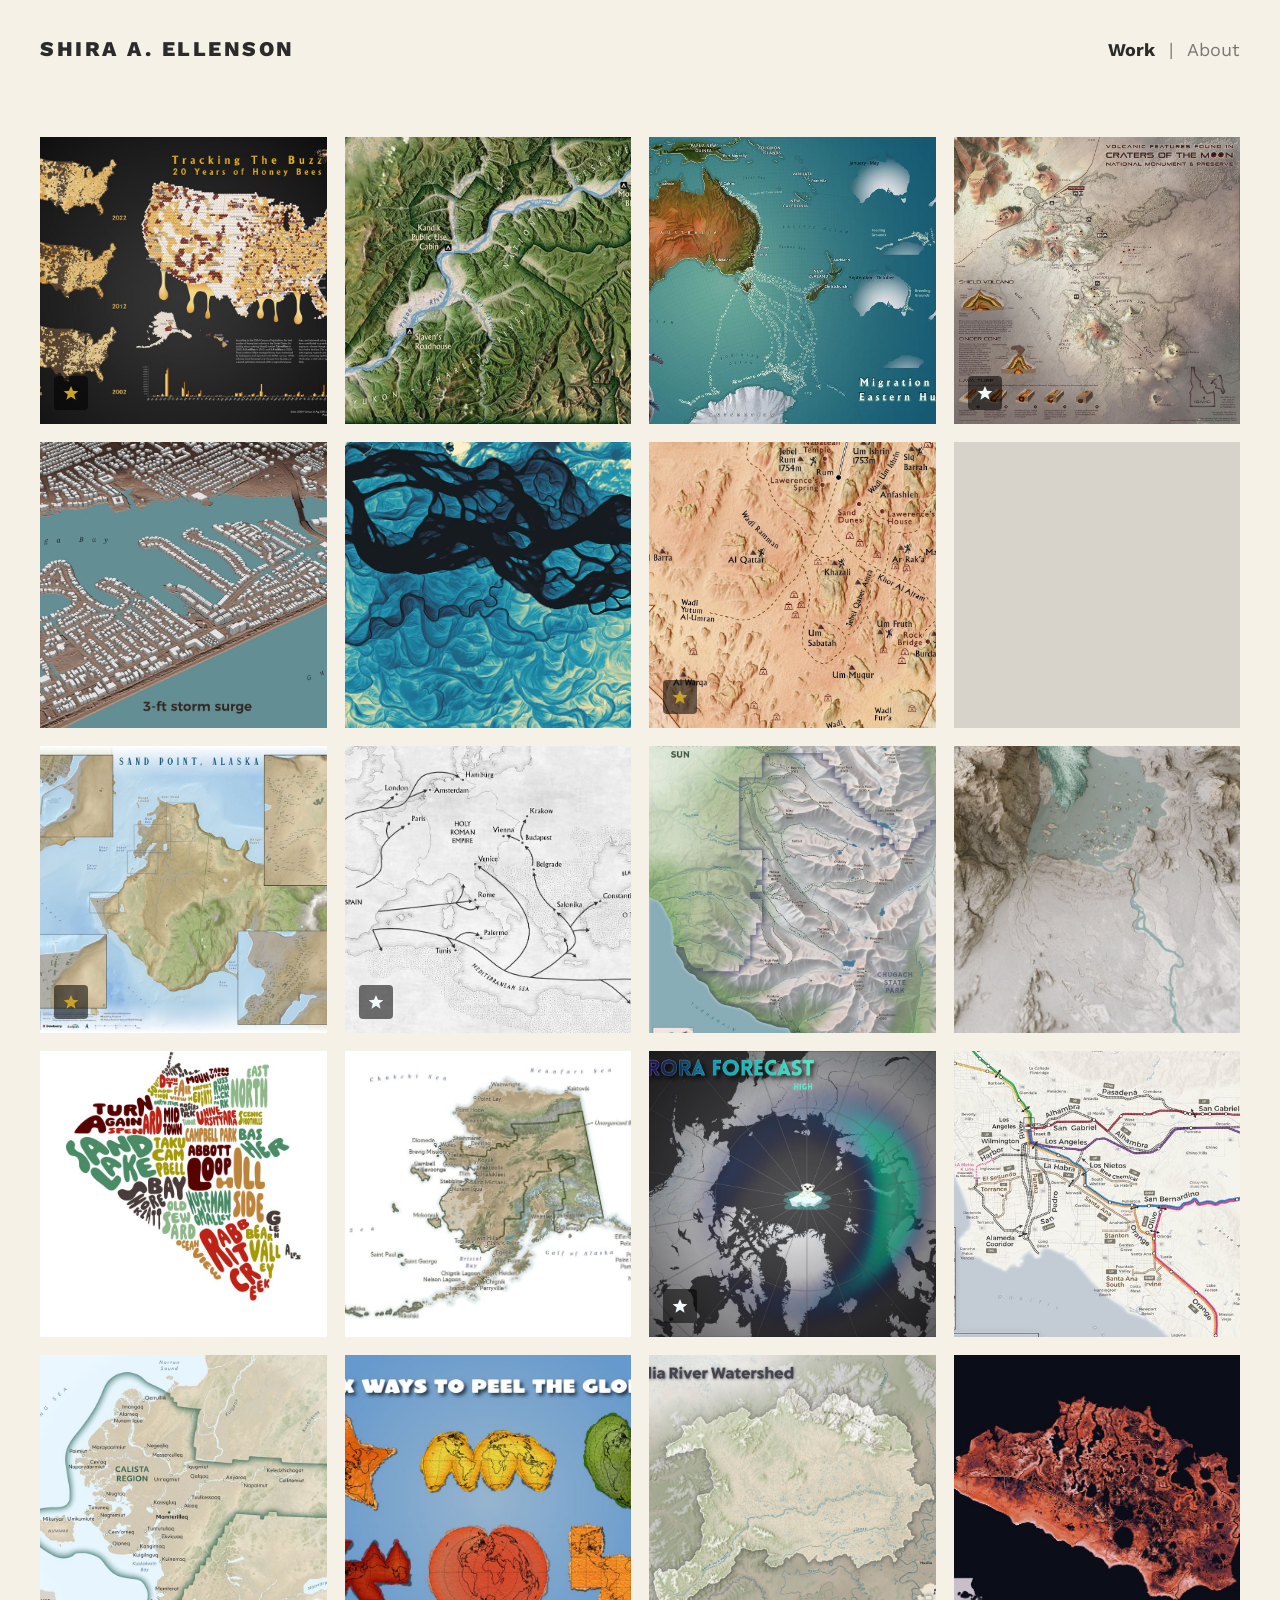
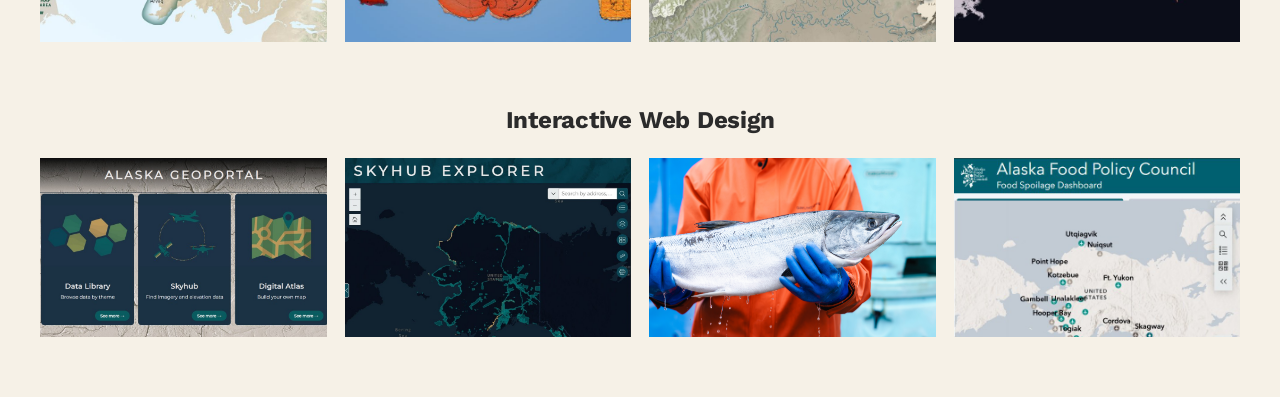
<file: index.html>
<!DOCTYPE html>
<html lang="en">
<head>
<meta charset="UTF-8">
<meta name="viewport" content="width=device-width, initial-scale=1.0">
<title>Shira A. Ellenson — Maps &amp; More</title>
<link rel="stylesheet" href="style.css">
</head>
<body>

<nav>
  <div class="wrap">
    <div class="brand brand-lg">Shira A. Ellenson</div>
    <div class="nav-links">
      <a href="index.html" class="active">Work</a>
      <span class="nav-sep">|</span>
      <a href="about.html">About</a>
    </div>
  </div>
</nav>

<div class="wrap">
  <div class="grid" id="grid"></div>

  <div class="section-heading">Interactive Web Design</div>
  <div class="grid grid-tight" id="grid-apps"></div>
</div>

<div class="lightbox" id="lightbox">
  <span class="lightbox-close" id="lightbox-close">&times;</span>
  <span class="lightbox-arrow prev" id="lightbox-prev">&#8249;</span>
  <span class="lightbox-arrow next" id="lightbox-next">&#8250;</span>
  <div class="lightbox-award" id="lightbox-award"></div>
  <div class="lightbox-published" id="lightbox-published"></div>
  <div id="lightbox-media"></div>
  <div class="lightbox-lens" id="lightbox-lens"></div>
  <div class="lightbox-caption" id="lightbox-caption"></div>
</div>

<script>
  // Small award-ribbon icon, reused for any project with award: true
  const AWARD_SVG = `<svg viewBox="0 0 24 24" xmlns="http://www.w3.org/2000/svg">
    <path d="M12 2.5L14.7 9.1L21.8 9.6L16.3 14.1L18.1 21L12 17.1L5.9 21L7.7 14.1L2.2 9.6L9.3 9.1Z" fill="#C9A227"/>
  </svg>`;

  const STAR_BLUE_SVG = `<svg viewBox="0 0 24 24" xmlns="http://www.w3.org/2000/svg">
    <path d="M12 2.5L14.7 9.1L21.8 9.6L16.3 14.1L18.1 21L12 17.1L5.9 21L7.7 14.1L2.2 9.6L9.3 9.1Z" fill="#f3f8fa"/>
  </svg>`;

  function escAttr(s){ return s.replace(/&/g, '&amp;'); }

  // ---- Main grid ----
  // type: "image" (default) or "video" (autoplays in grid, opens with controls)
  // award: true adds the "Award Winner" badge on hover
  // rotate: degrees to rotate ONLY in the lightbox view (grid thumbnail stays as-is)
  const projects = [
    // ---- Line 1 ----
    { type: "image", thumb: "images/thumbs/tracking-the-buzz-20-year-of-honey-bees.jpg", full: "images/full/tracking-the-buzz-20-year-of-honey-bees.jpg", title: "Tracking the Buzz - 20 Years of Honey Bees", award: true },
    { type: "image", thumb: "images/thumbs/yukon-river-float-eagle-to-circle.jpg", full: "images/full/yukon-river-float-eagle-to-circle.jpg", title: "Yukon River Float, Eagle to Circle" },
    { type: "image", thumb: "images/thumbs/migration-patterns-of-the-eastern-humpback-whale.jpg", full: "images/full/migration-patterns-of-the-eastern-humpback-whale.jpg", title: "Migration Patterns of the Eastern Humpback Whale" },
    { type: "image", thumb: "images/thumbs/craters-of-the-moon.jpg", full: "images/full/craters-of-the-moon.jpg", title: "Craters of the Moon" , published: { label: "Featured on", source: "maps.com", url: "https://www.maps.com/craters-of-the-moon-reference-map/" } },

    // ---- Line 2 ----
    { type: "image", thumb: "images/full/hurricane-helene-storm-surge-levels-in-madeira-beach-fl.gif", full: "images/full/hurricane-helene-storm-surge-levels-in-madeira-beach-fl.gif", title: "Hurricane Helene Storm Surge Levels in Madeira Beach, FL" },
    { type: "image", thumb: "images/thumbs/yukon-rem.jpg", full: "images/full/yukon-rem.jpg", title: "Yukon REM" },
    { type: "image", thumb: "images/thumbs/wadi-rum-jordan.jpg", full: "images/full/wadi-rum-jordan.jpg", title: "Wadi Rum, Jordan", award: true, zoomThumb: "lg" },
    { type: "video", thumb: "images/full/honey-bee-colonies-animation.mp4", full: "images/full/honey-bee-colonies-animation.mp4", title: "Honey Bee Animation" },

    // ---- Remaining projects ----
    { type: "image", thumb: "images/thumbs/addressing-in-sand-point-ak.jpg", full: "images/full/addressing-in-sand-point-ak.jpg", title: "Addressing in Sand Point, AK", award: true },
    { type: "image", thumb: "images/thumbs/jewish-movement-in-the-16th-century.jpg", full: "images/full/jewish-movement-in-the-16th-century.jpg", title: "Jewish Movement in the 16th Century", published: { label: "Map series published in", source: "Sephardic Zionism", url: "https://www.amazon.com/dp/B0HD9HNKJ4?lv=shuf&bestFormat=true&social_share=cm_sw_r_ffobk_cp_ud_dp_FB1Y5F6YR8GA5YP8WTZS&channelId=704&ref_=cm_sw_r_ffobk_cp_ud_dp_FB1Y5F6YR8GA5YP8WTZS&plpRedirect=mhFallback" } },
    { type: "image", thumb: "images/thumbs/front-range-chugach-ak.jpg", full: "images/full/front-range-chugach-ak.jpg", title: "The Chugach Front Range" },
    { type: "image", thumb: "images/thumbs/sheridan-glacier-ak.jpg", full: "images/full/sheridan-glacier-ak.jpg", title: "Sheridan Glacier, AK" },
    { type: "image", thumb: "images/thumbs/anchorage-neighborhoods.jpg", full: "images/full/anchorage-neighborhoods.jpg", title: "Anchorage Neighborhoods" },
    { type: "image", thumb: "images/thumbs/alaska-coastal-communities.jpg", full: "images/full/alaska-coastal-communities.jpg", title: "Alaska Coastal Communities" },
    { type: "image", thumb: "images/thumbs/aurora-forescast.jpg", full: "images/full/aurora-forescast.jpg", title: "Aurora Forecast", published: { label: "Published in", source: "ASPRS Photogrammetric Engineering & Remote Sensing", url: "https://my.asprs.org/Common/Uploaded%20files/PERS/GISTT/GISTT%202024-11.pdf" } },
    
    { type: "image", thumb: "images/thumbs/metrolink-subdivisions.jpg", full: "images/full/metrolink-subdivisions.jpg", title: "Metrolink Subdivisions", zoomThumb: true },
    { type: "image", thumb: "images/thumbs/calista-region-ak.jpg", full: "images/full/calista-region-ak.jpg", title: "Calista Region, AK" },
    { type: "image", thumb: "images/thumbs/map-projections.jpg", full: "images/full/map-projections.jpg", title: "Map Projections" },
    
    { type: "image", thumb: "images/thumbs/huslia-river-watershed.jpg", full: "images/full/huslia-river-watershed.jpg", title: "Huslia River Watershed" },
    { type: "image", thumb: "images/thumbs/marsh-island-la.jpg", full: "images/full/marsh-island-la.jpg", title: "Marsh Island, LA" }
  ];

  // ---- Interactive Maps & Apps ----
  // type "link" opens the URL in a new tab instead of the lightbox
  const interactiveApps = [
    { type: "link", thumb: "images/full/alaska-geoportal-web-app.jpg", url: "https://akgeoportal.alaska.gov/", title: "Alaska Geoportal | Hub Site" },
    { type: "link", thumb: "images/full/skyhub-explorer-web-app.jpg", url: "https://skyhub.alaska.gov/", title: "SkyHub Explorer | Web App" },
    { type: "link", thumb: "images/full/from-sea-to-plate.jpg", url: "https://storymaps.arcgis.com/stories/cf19a746ccd24ab59c572cfc615eb081", title: "From Sea to Plate | StoryMap" },
    { type: "link", thumb: "images/full/alaska-food-policy-council-food-spoilage-dashboard.jpg", url: "https://maps.arcgis.com/apps/dashboards/b06e04e6196649ce9ab663a46526cb17", title: "Food Spoilage | Dashboard" }
  ];

  const lightbox = document.getElementById('lightbox');
  const lightboxMedia = document.getElementById('lightbox-media');
  const lightboxCaption = document.getElementById('lightbox-caption');
  const lightboxPrev = document.getElementById('lightbox-prev');
  const lightboxNext = document.getElementById('lightbox-next');
  const lightboxAward = document.getElementById('lightbox-award');
  const lightboxPublished = document.getElementById('lightbox-published');
  const lightboxLens = document.getElementById('lightbox-lens');

  const LENS_SIZE = 220;
  const ZOOM = 2.4;

  // Only the main grid is navigable with arrows — the app links open a new tab instead.
  let currentIndex = -1;
  let currentIsRotated = false;

  function hideLens(){ lightboxLens.style.display = 'none'; }

  function showItem(index) {
    const p = projects[index];
    currentIndex = index;
    currentIsRotated = !!p.rotate;
    hideLens();

    if (p.type === 'video') {
      lightboxMedia.innerHTML = `<video src="${p.full}" controls autoplay loop></video>`;
    } else if (p.rotate) {
      // Compute exact pixel dimensions so the rotated box fits the viewport correctly
      // (CSS max-width/max-height can't account for a transform rotation on its own).
      lightboxMedia.innerHTML = '';
      const img = document.createElement('img');
      img.src = p.full;
      img.alt = p.title;
      img.style.transform = `rotate(${p.rotate}deg)`;
      img.addEventListener('load', () => {
        const nw = img.naturalWidth, nh = img.naturalHeight;
        const maxW = window.innerWidth * 0.82;
        const maxH = window.innerHeight * 0.82;
        // After a 90deg rotation, on-screen width/height swap relative to natural size.
        const scale = Math.min(maxW / nh, maxH / nw);
        img.style.width = (nw * scale) + 'px';
        img.style.height = (nh * scale) + 'px';
      });
      lightboxMedia.appendChild(img);
    } else {
      lightboxMedia.innerHTML = `<img src="${p.full}" alt="${p.title}">`;
    }
    lightboxCaption.textContent = p.title;
    lightboxAward.innerHTML = p.award ? `${AWARD_SVG}<span>Award Winner</span>` : '';
    lightboxPublished.innerHTML = p.published
      ? `${STAR_BLUE_SVG}<span>${p.published.label} <a href="${escAttr(p.published.url)}" target="_blank" rel="noopener"><i>${p.published.source}</i></a></span>`
      : '';
  }

  function openLightbox(index) {
    showItem(index);
    lightbox.classList.add('open');
  }

  function closeLightbox(){
    lightbox.classList.remove('open');
    lightboxMedia.innerHTML = ''; // stops video playback when closed
    hideLens();
  }

  function showPrev(){ showItem((currentIndex - 1 + projects.length) % projects.length); }
  function showNext(){ showItem((currentIndex + 1) % projects.length); }

  function renderGrid(items, gridEl, navigable) {
    items.forEach((p, i) => {
      const tile = document.createElement('div');
      tile.className = 'tile';

      const zoomClass = p.zoomThumb === 'lg' ? ' zoom-thumb-lg' : (p.zoomThumb ? ' zoom-thumb' : '');
      const mediaTag = p.type === 'video'
        ? `<video src="${p.thumb}" autoplay muted loop playsinline></video>`
        : `<img src="${p.thumb}" alt="${p.title}" loading="lazy" class="${zoomClass}">`;

      const badgeTag = p.award
        ? `<div class="tile-badge-wrap">
             <div class="tile-badge">${AWARD_SVG}</div>
             <div class="tile-badge-label award-label">Award Winner</div>
           </div>`
        : p.published
        ? `<div class="tile-badge-wrap">
             <div class="tile-badge">${STAR_BLUE_SVG}</div>
             <div class="tile-badge-label">${p.published.label} <a href="${escAttr(p.published.url)}" target="_blank" rel="noopener"><i>${p.published.source}</i></a></div>
           </div>`
        : '';

      tile.innerHTML = `
        ${mediaTag}
        <div class="tile-overlay">
          <div class="tile-title">${p.title}</div>
        </div>
        ${badgeTag}
      `;

      if (p.published) {
        const link = tile.querySelector('.tile-badge-label a');
        if (link) link.addEventListener('click', (e) => e.stopPropagation());
      }

      tile.addEventListener('click', () => {
        if (p.type === 'link') {
          window.open(p.url, '_blank', 'noopener');
          return;
        }
        openLightbox(i);
      });

      gridEl.appendChild(tile);
    });
  }

  renderGrid(projects, document.getElementById('grid'), true);
  renderGrid(interactiveApps, document.getElementById('grid-apps'), false);

  document.getElementById('lightbox-close').addEventListener('click', closeLightbox);
  lightboxPrev.addEventListener('click', (e) => { e.stopPropagation(); showPrev(); });
  lightboxNext.addEventListener('click', (e) => { e.stopPropagation(); showNext(); });
  lightbox.addEventListener('click', (e) => { if (e.target === lightbox) closeLightbox(); });
  document.addEventListener('keydown', (e) => {
    if (!lightbox.classList.contains('open')) return;
    if (e.key === 'Escape') closeLightbox();
    if (e.key === 'ArrowLeft') showPrev();
    if (e.key === 'ArrowRight') showNext();
  });

  // Magnifier: hover a full-size (non-rotated) image to see a zoomed lens follow the cursor.
  lightboxMedia.addEventListener('mousemove', (e) => {
    const img = e.target.closest('img');
    if (!img || currentIsRotated) { hideLens(); return; }

    const rect = img.getBoundingClientRect();
    const x = e.clientX - rect.left;
    const y = e.clientY - rect.top;
    if (x < 0 || y < 0 || x > rect.width || y > rect.height) { hideLens(); return; }

    lightboxLens.style.display = 'block';
    lightboxLens.style.left = (e.clientX - LENS_SIZE / 2) + 'px';
    lightboxLens.style.top = (e.clientY - LENS_SIZE / 2) + 'px';
    lightboxLens.style.backgroundImage = `url(${img.src})`;
    lightboxLens.style.backgroundSize = `${rect.width * ZOOM}px ${rect.height * ZOOM}px`;
    lightboxLens.style.backgroundPosition =
      `-${x * ZOOM - LENS_SIZE / 2}px -${y * ZOOM - LENS_SIZE / 2}px`;
  });
  lightboxMedia.addEventListener('mouseleave', hideLens);
</script>

</body>
</html>
</file>
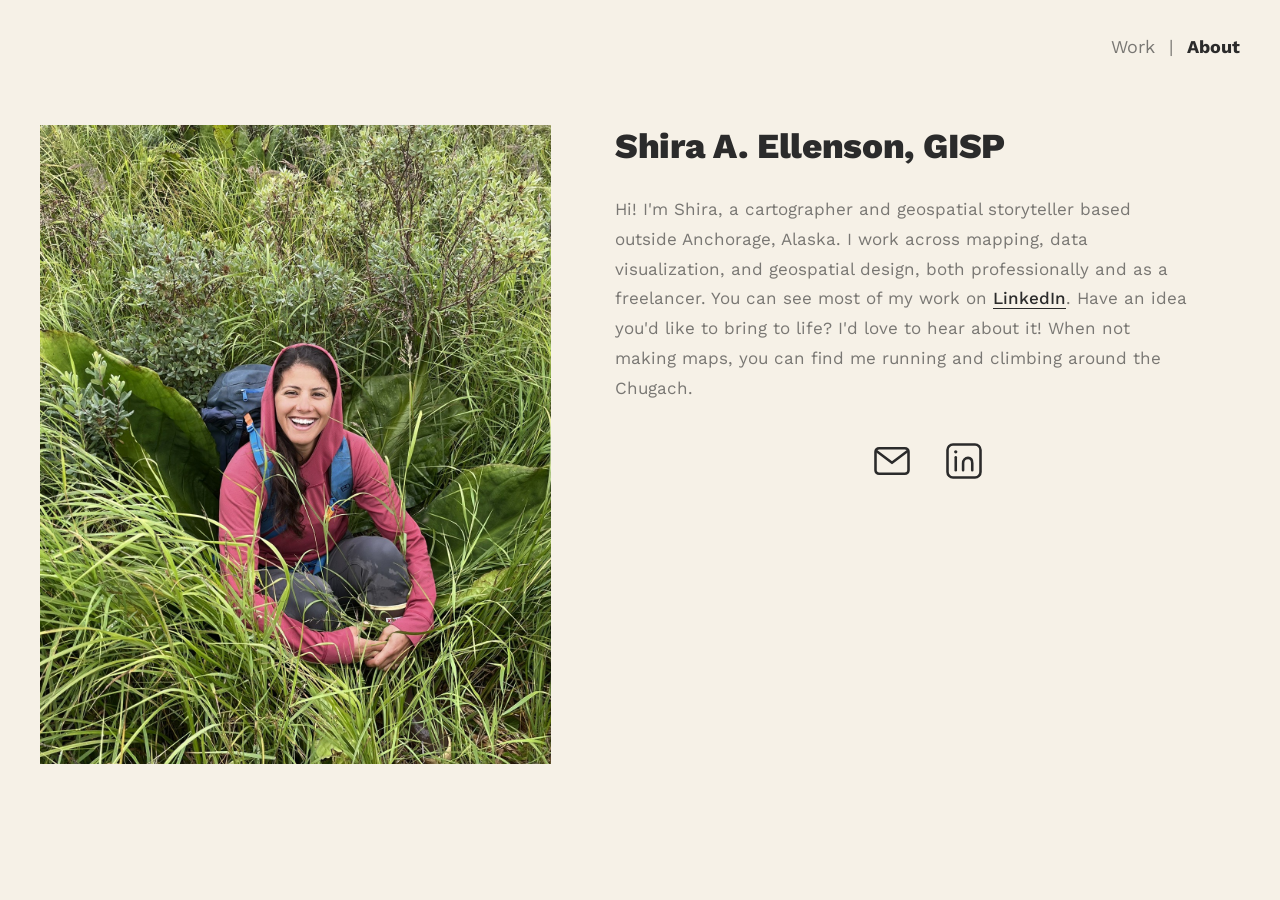
<file: about.html>
<!DOCTYPE html>
<html lang="en">
<head>
<meta charset="UTF-8">
<meta name="viewport" content="width=device-width, initial-scale=1.0">
<title>About — Shira A. Ellenson</title>
<link rel="stylesheet" href="style.css">
</head>
<body>

<nav class="nav-about">
  <div class="wrap">
    <div class="nav-links">
      <a href="index.html">Work</a>
      <span class="nav-sep">|</span>
      <a href="about.html" class="active">About</a>
    </div>
  </div>
</nav>

<div class="wrap">
  <div class="about-grid">
    <img class="about-photo" src="images/full/about-me.jpg" alt="Shira A. Ellenson">

    <div class="about-text">
      <h1>Shira A. Ellenson, GISP</h1>
      <p>
        Hi! I'm Shira, a cartographer and geospatial storyteller based outside Anchorage, Alaska.
        I work across mapping, data visualization, and geospatial design, both professionally
        and as a freelancer. You can see most of my work on
        <a href="https://www.linkedin.com/in/shira-ellenson/" target="_blank" rel="noopener">LinkedIn</a>.
        Have an idea you'd like to bring to life? I'd love to hear about it! When not making maps,
        you can find me running and climbing around the Chugach.
      </p>

      <div class="about-contact">
        <a href="mailto:shira.ellenson@gmail.com" aria-label="Email Shira">
          <svg viewBox="0 0 24 24" fill="none" xmlns="http://www.w3.org/2000/svg">
            <rect x="3" y="5" width="18" height="14" rx="2" stroke="#2b2b2b" stroke-width="1.4"/>
            <path d="M3.5 6.5L12 13L20.5 6.5" stroke="#2b2b2b" stroke-width="1.4" stroke-linecap="round" stroke-linejoin="round"/>
          </svg>
        </a>
        <a href="https://www.linkedin.com/in/shira-ellenson/" target="_blank" rel="noopener" aria-label="Shira's LinkedIn">
          <svg viewBox="0 0 24 24" fill="none" xmlns="http://www.w3.org/2000/svg">
            <rect x="3" y="3" width="18" height="18" rx="3" stroke="#2b2b2b" stroke-width="1.4"/>
            <path d="M7.5 10V17" stroke="#2b2b2b" stroke-width="1.4" stroke-linecap="round"/>
            <circle cx="7.5" cy="7" r="0.9" fill="#2b2b2b"/>
            <path d="M11.5 17V13.2C11.5 11.5 12.7 10.3 14.2 10.3C15.7 10.3 16.5 11.4 16.5 13.2V17" stroke="#2b2b2b" stroke-width="1.4" stroke-linecap="round" stroke-linejoin="round"/>
          </svg>
        </a>
      </div>
    </div>
  </div>
</div>

</body>
</html>
</file>
<file: style.css>
@import url('https://fonts.googleapis.com/css2?family=Work+Sans:wght@300;400;500;600;700;800&display=swap');

:root{
  --bg: #F6F1E7;
  --ink: #2b2b2b;
  --ink-dim: rgba(43,43,43,0.62);
  --line: rgba(43,43,43,0.15);
  --gold: #C9A227;
}

*{ margin:0; padding:0; box-sizing:border-box; }

body{
  background: var(--bg);
  color: var(--ink);
  font-family: 'Work Sans', -apple-system, sans-serif;
  font-weight: 400;
}

a{ color: inherit; text-decoration:none; }

.wrap{ max-width: 1280px; margin:0 auto; padding: 0 40px; }

/* ---------- NAV ---------- */
nav{ padding: 36px 0 28px; }
nav .wrap{ display:flex; justify-content:space-between; align-items:baseline; }
.brand{ font-size:23px; font-weight:800; letter-spacing:-0.01em; }
.brand-lg{ font-size:21px; letter-spacing:0.12em; text-transform: uppercase; }
.nav-about .wrap{ justify-content: flex-end; }
.nav-links{ display:flex; align-items:baseline; gap:14px; font-size:18px; }
.nav-links a{ color: var(--ink-dim); transition: color 0.2s, font-weight 0.2s; }
.nav-links a:hover, .nav-links a.active{ color: var(--ink); font-weight:700; }
.nav-sep{ color: var(--ink-dim); font-size:18px; }

/* ---------- WORK GRID ---------- */
.section-heading{
  font-size: 1.5rem;
  font-weight: 700;
  margin: 64px 0 24px;
  letter-spacing: -0.01em;
  text-align: center;
}
.grid{
  display:grid;
  grid-template-columns: repeat(4, 1fr);
  gap: 18px;
  padding-top: 48px;
}
.grid.grid-tight{ padding-top: 0; padding-bottom: 60px; }
.grid-tight .tile{ aspect-ratio: 16 / 10; }
.tile{
  position:relative;
  aspect-ratio: 1 / 1;
  overflow:hidden;
  cursor:pointer;
  background: var(--line);
}
.tile img, .tile video{
  width:100%; height:100%;
  object-fit: cover;
  display:block;
}
.tile img.zoom-thumb{ transform: scale(1.4); transform-origin: center; }
.tile img.zoom-thumb-lg{ transform: scale(1.75); transform-origin: center; }

.tile-overlay{
  position:absolute; inset:0;
  background: rgba(0,0,0,0);
  display:flex; align-items:center; justify-content:center;
  transition: background 0.3s ease;
  pointer-events:none;
}
.tile:hover .tile-overlay{ background: rgba(0,0,0,0.75); }
.tile-title{
  color: #F6F1E7;
  font-size: 18px;
  font-weight: 500;
  letter-spacing: 0.01em;
  text-align:center;
  padding: 0 16px;
  opacity: 0;
  transform: translateY(6px);
  transition: opacity 0.3s ease, transform 0.3s ease;
}
.tile:hover .tile-title{ opacity:1; transform: translateY(0); }
.grid-tight .tile-title{ white-space: nowrap; font-size: 16px; }

.tile-badge-wrap{
  position:absolute; left:14px; bottom:14px; right:14px;
  display:flex; align-items:flex-end; gap:10px;
}
.tile-badge{
  display:flex; align-items:center; justify-content:center;
  width:34px; height:34px;
  border-radius:4px;
  background: rgba(0,0,0,0.55);
  transition: background 0.25s ease;
  flex-shrink:0;
}
.tile:hover .tile-badge{ background: transparent; }
.tile-badge svg{ width:18px; height:18px; }
.tile-badge-label{
  color:#F6F1E7; font-size:13px; font-weight:500; letter-spacing:0.01em;
  line-height:1.4;
  white-space: normal;
  opacity: 0;
  transform: translateY(4px);
  transition: opacity 0.25s ease, transform 0.25s ease;
}
.tile:hover .tile-badge-label{ opacity:1; transform: translateY(0); }
.tile-badge-label.award-label{ font-weight:600; text-transform: uppercase; letter-spacing:0.04em; }
.tile-badge-label a{ color:#F6F1E7; text-decoration: underline; text-underline-offset: 2px; }

@media (max-width: 980px){
  .grid{ grid-template-columns: repeat(2, 1fr); }
}
@media (max-width: 520px){
  .grid{ grid-template-columns: 1fr; }
}

/* ---------- LIGHTBOX ---------- */
.lightbox{
  position:fixed; inset:0; z-index:100;
  background: rgba(43,43,43,0.92);
  display:none;
  align-items:center; justify-content:center;
  padding: 40px;
}
.lightbox.open{ display:flex; }
.lightbox img, .lightbox video{
  max-width: 100%; max-height: 82vh;
  object-fit: contain;
  box-shadow: 0 20px 60px rgba(0,0,0,0.4);
}
.lightbox-caption{
  position:absolute; bottom:36px; left:0; right:0;
  text-align:center;
  color: #F6F1E7; font-size:14px; letter-spacing:0.02em;
}
.lightbox-award{
  position:absolute; top:28px; left:36px;
  display:flex; align-items:center; gap:8px;
  color:#F6F1E7; font-size:14px; font-weight:600; letter-spacing:0.02em;
  text-transform: uppercase;
}
.lightbox-award svg{ width:22px; height:22px; flex-shrink:0; }

.lightbox-published{
  position:absolute; top:28px; left:36px; right:120px;
  display:flex; align-items:center; gap:8px;
  color:#F6F1E7; font-size:14px; font-weight:500; letter-spacing:0.02em;
}
.lightbox-published svg{ width:22px; height:22px; flex-shrink:0; }
.lightbox-published a{ color:#F6F1E7; text-decoration: underline; text-underline-offset: 2px; }
.lightbox-close{
  position:absolute; top:28px; right:36px;
  color:#F6F1E7; font-size:28px; cursor:pointer;
  line-height:1; font-weight:300;
}
.lightbox-lens{
  position: fixed;
  width: 220px; height: 220px;
  border-radius: 50%;
  border: 2px solid #F6F1E7;
  box-shadow: 0 6px 24px rgba(0,0,0,0.5);
  pointer-events: none;
  background-repeat: no-repeat;
  background-color: #2b2b2b;
  display: none;
  z-index: 110;
}
.lightbox img{ cursor: zoom-in; }
.lightbox-arrow{
  position:absolute; top:50%; transform: translateY(-50%);
  color:#F6F1E7; font-size:36px; font-weight:300;
  cursor:pointer; padding: 12px 18px; line-height:1;
  opacity:0.7; transition: opacity 0.2s;
  user-select:none;
}
.lightbox-arrow:hover{ opacity:1; }
.lightbox-arrow.prev{ left: 8px; }
.lightbox-arrow.next{ right: 8px; }
@media (max-width: 640px){
  .lightbox-arrow{ font-size:28px; padding: 8px 12px; }
}

/* ---------- ABOUT PAGE ---------- */
.about-grid{
  display:grid;
  grid-template-columns: 0.9fr 1.1fr;
  gap: 64px;
  align-items:start;
  padding: 40px 0 100px;
}
.about-photo{ width:100%; aspect-ratio: 4/5; object-fit:cover; }
.about-text h1{ font-size: 2.2rem; font-weight:800; margin-bottom:28px; letter-spacing:-0.01em; }
.about-text p{ font-size:17px; color: var(--ink-dim); margin-bottom:20px; line-height:1.75; max-width:52ch; }
.about-text p a{ color: var(--ink); border-bottom:1px solid var(--ink); font-weight:500; }
.about-contact{ margin-top: 36px; display:flex; flex-direction:row; align-items:center; justify-content:center; gap:28px; }
.about-contact a{
  display:flex; align-items:center; justify-content:center;
  transition: opacity 0.2s, transform 0.2s;
}
.about-contact a:hover{ opacity:0.6; transform: scale(1.08); }
.about-contact svg{ width:44px; height:44px; flex-shrink:0; }

@media (max-width: 760px){
  .about-grid{ grid-template-columns: 1fr; gap:36px; }
  .about-photo{ max-width:320px; aspect-ratio: 4/5; }
}
</file>
